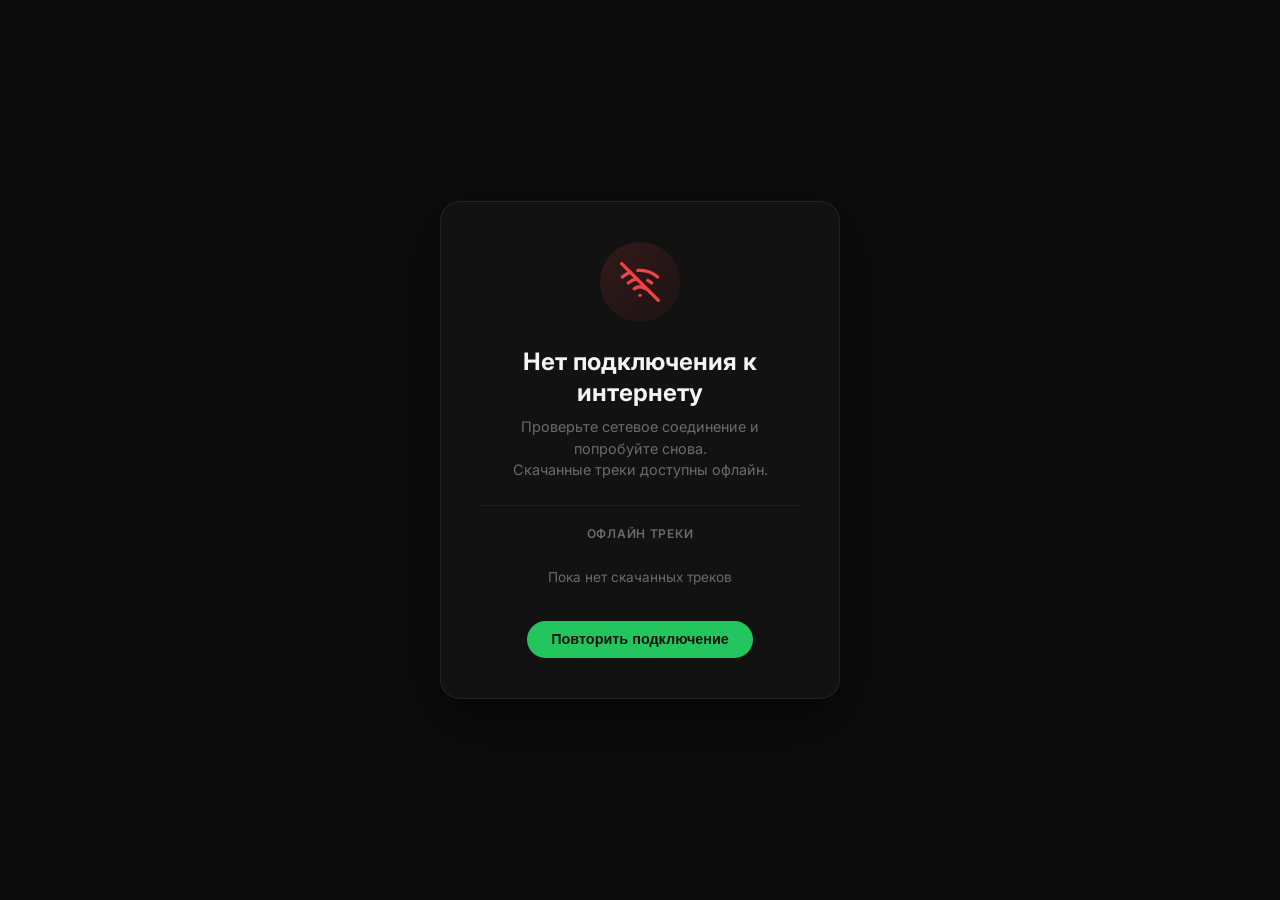
<file: static/not-network.html>
<!DOCTYPE html>
<html lang="ru">
<head>
<meta charset="UTF-8">
<meta name="viewport" content="width=device-width, initial-scale=1.0">
<title>Leaf — Нет подключения</title>
<link href="https://fonts.googleapis.com/css2?family=Inter:wght@300;400;500;600;700&family=Space+Grotesk:wght@400;500;600;700&display=swap" rel="stylesheet">
<style>
*{box-sizing:border-box;margin:0;padding:0}
html,body{height:100%;font-family:'Inter',system-ui,sans-serif;background:#0c0c0c;color:#f5f5f5;overflow:hidden}
body{display:flex;align-items:center;justify-content:center}

.offline-card{
  text-align:center;
  max-width:400px;
  padding:2.5rem;
  background:rgba(22,22,22,0.65);
  backdrop-filter:blur(28px);
  -webkit-backdrop-filter:blur(28px);
  border:1px solid rgba(255,255,255,0.07);
  border-radius:1.25rem;
  box-shadow:0 20px 60px rgba(0,0,0,0.5);
}

.icon-wrap{
  width:5rem;height:5rem;margin:0 auto 1.5rem;
  border-radius:50%;
  background:linear-gradient(135deg,rgba(239,68,68,0.15),rgba(239,68,68,0.05));
  display:flex;align-items:center;justify-content:center;
}
.icon-wrap svg{width:2.5rem;height:2.5rem;color:#ef4444;stroke:currentColor;fill:none;stroke-width:2;stroke-linecap:round;stroke-linejoin:round}

h1{font-family:'Space Grotesk','Inter',sans-serif;font-size:1.5rem;font-weight:700;margin-bottom:.5rem}
p.sub{color:#6b6b6b;font-size:.9rem;margin-bottom:1.5rem;line-height:1.5}

.cached-section{margin-top:1.5rem;border-top:1px solid rgba(255,255,255,0.06);padding-top:1.25rem}
.cached-title{font-size:.75rem;font-weight:600;text-transform:uppercase;letter-spacing:.06em;color:#6b6b6b;margin-bottom:.75rem}
#cached-list{display:flex;flex-direction:column;gap:.25rem}
.empty-cache{color:#6b6b6b;font-size:.85rem;padding:1rem 0}

.cached-track{
  display:flex;align-items:center;gap:.75rem;
  padding:.5rem .65rem;border-radius:.6rem;
  cursor:pointer;transition:all .15s ease;
  text-align:left;width:100%;
  background:none;border:none;color:inherit;font-family:inherit;
}
.cached-track:hover{background:rgba(128,128,128,0.08)}
.cached-track img{width:2.25rem;height:2.25rem;border-radius:.4rem;object-fit:cover;flex-shrink:0;background:#27272a}
.cached-track .meta{flex:1;min-width:0}
.cached-track .meta .title{font-size:.85rem;font-weight:500;overflow:hidden;text-overflow:ellipsis;white-space:nowrap}
.cached-track .meta .artist{font-size:.7rem;color:#6b6b6b;overflow:hidden;text-overflow:ellipsis;white-space:nowrap}

.retry-btn{
  margin-top:1.25rem;padding:.65rem 1.5rem;
  border-radius:999px;border:none;cursor:pointer;
  background:#22c55e;color:#08130b;font-size:.9rem;font-weight:600;
  transition:background .15s;
}
.retry-btn:hover{background:#1ea34f}

.fade-in{animation:fadeIn .5s ease both}
@keyframes fadeIn{from{opacity:0;transform:translateY(12px)}to{opacity:1;transform:translateY(0)}}
</style>
</head>
<body>

<div class="offline-card fade-in">
  <div class="icon-wrap">
    <svg viewBox="0 0 24 24">
      <path d="M1 1l22 22"/>
      <path d="M16.72 11.06A10.94 10.94 0 0 1 19 12.55"/>
      <path d="M5 12.55a10.94 10.94 0 0 1 5.17-2.39"/>
      <path d="M10.71 5.05A16 16 0 0 1 22.56 9"/>
      <path d="M1.42 9a15.91 15.91 0 0 1 4.7-2.88"/>
      <path d="M8.53 16.11a6 6 0 0 1 6.95 0"/>
      <line x1="12" y1="20" x2="12.01" y2="20"/>
    </svg>
  </div>
  <h1>Нет подключения к интернету</h1>
  <p class="sub">Проверьте сетевое соединение и попробуйте снова.<br>Скачанные треки доступны офлайн.</p>

  <div class="cached-section">
    <p class="cached-title">Офлайн треки</p>
    <div id="cached-list">
      <p class="empty-cache">Пока нет скачанных треков</p>
    </div>
  </div>

  <button class="retry-btn" id="retry-btn">Повторить подключение</button>
</div>

<script>
(function(){
  const DEFAULT_COVER = 'data:image/svg+xml,' + encodeURIComponent(
    '<svg xmlns="http://www.w3.org/2000/svg" viewBox="0 0 200 200">' +
    '<rect width="200" height="200" fill="#27272a"/>' +
    '<path d="M120 55v70a22 22 0 1 1-10-18V70l-40 10v58a22 22 0 1 1-10-18V60l60-15z" fill="rgba(255,255,255,0.35)"/>' +
    '</svg>'
  );

  function loadCachedTracks() {
    try {
      const raw = localStorage.getItem('leaf-cached-tracks');
      return raw ? JSON.parse(raw) : [];
    } catch(e) { return []; }
  }

  function renderCached() {
    const list = document.getElementById('cached-list');
    const tracks = loadCachedTracks();
    if (!tracks.length) {
      list.innerHTML = '<p class="empty-cache">Пока нет скачанных треков</p>';
      return;
    }
    list.innerHTML = tracks.map(function(tr) {
      return '<button class="cached-track" data-src="' + (tr.streamSrc || '').replace(/"/g, '&quot;') + '">' +
        '<img src="' + (tr.cover || DEFAULT_COVER) + '" alt="" />' +
        '<div class="meta">' +
          '<div class="title">' + (tr.title || 'Без названия') + '</div>' +
          '<div class="artist">' + (tr.artist || 'Неизвестный') + '</div>' +
        '</div>' +
      '</button>';
    }).join('');

    list.querySelectorAll('.cached-track').forEach(function(btn) {
      btn.addEventListener('click', function() {
        var src = btn.getAttribute('data-src');
        if (src) window.location.href = '/stream?url=' + encodeURIComponent(src);
      });
    });
  }

  renderCached();

  document.getElementById('retry-btn').addEventListener('click', function() {
    window.location.reload();
  });

  // Auto-retry connectivity check
  setInterval(function() {
    fetch('/api/telemetry/status', { method: 'HEAD', cache: 'no-store' })
      .then(function() { window.location.reload(); })
      .catch(function() {});
  }, 5000);
})();
</script>
</body>
</html>
</file>
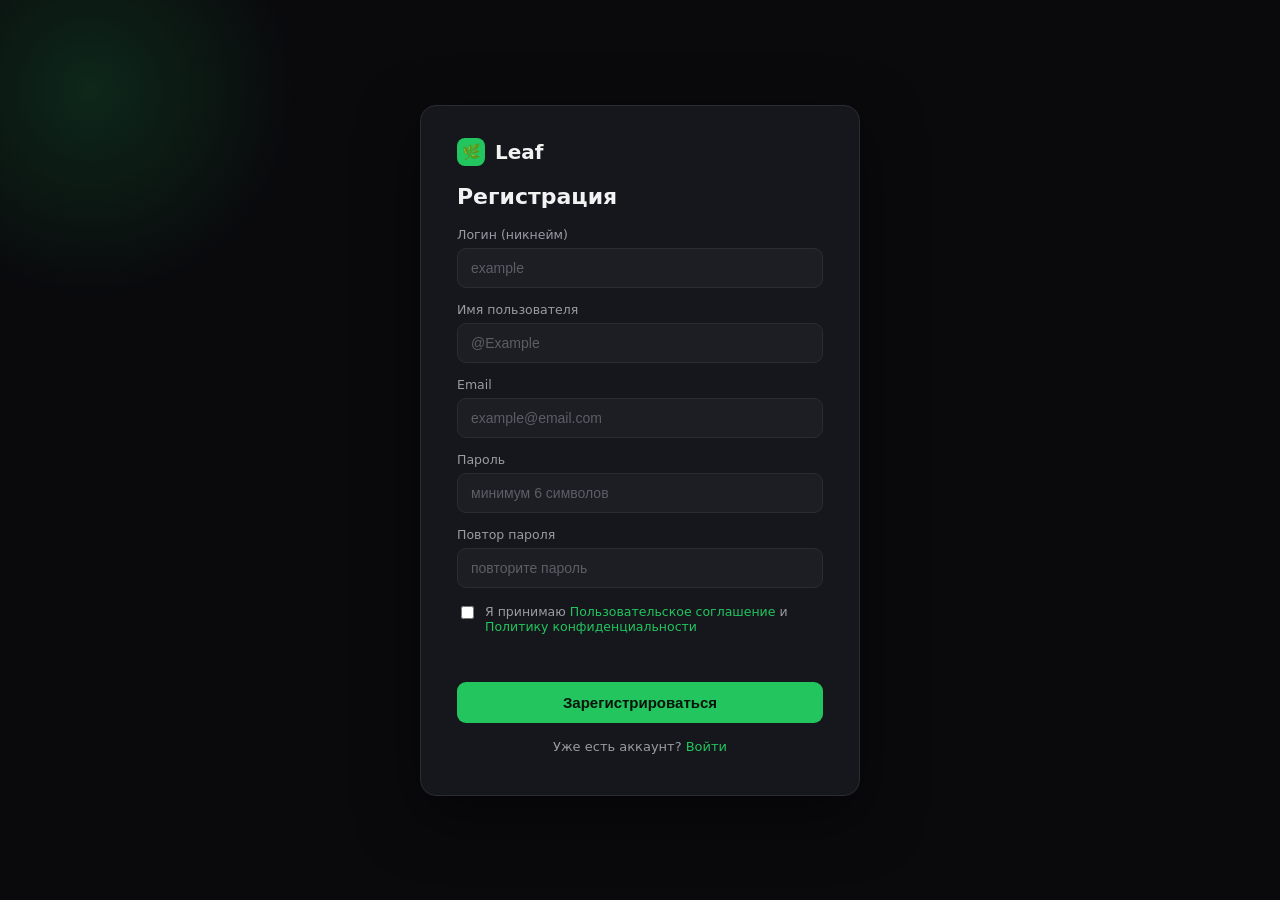
<file: static/reg.html>
<!DOCTYPE html>
<html lang="ru">
<head>
<meta charset="UTF-8">
<title>Leaf</title>
<link rel="icon" type="image/svg+xml" href="icon.svg">
<link rel="stylesheet" href="reg_style.css">
</head>
<body>

<div class="auth-card">
  <div class="brand"><span class="brand-icon">🌿</span> Leaf</div>

  <!-- ===================== РЕГИСТРАЦИЯ ===================== -->
  <section id="screen-register" class="screen active">
    <h1>Регистрация</h1>

    <label>Логин (никнейм)</label>
    <input id="reg-login" placeholder="example" autocomplete="username">

    <label>Имя пользователя</label>
    <input id="reg-username" placeholder="@Example">

    <label>Email</label>
    <input id="reg-gmail" placeholder="example@email.com" autocomplete="email">

    <label>Пароль</label>
    <input id="reg-password" type="password" placeholder="минимум 6 символов" autocomplete="new-password">

    <label>Повтор пароля</label>
    <input id="reg-password-confirm" type="password" placeholder="повторите пароль" autocomplete="new-password">

    <label class="checkbox-row">
      <input type="checkbox" id="reg-agree">
      <span>Я принимаю <a href="#">Пользовательское соглашение</a> и <a href="#">Политику конфиденциальности</a></span>
    </label>

    <div class="error" id="reg-error"></div>

    <button class="btn-primary" id="reg-submit">Зарегистрироваться</button>
    <p class="switch-link">Уже есть аккаунт? <a href="#" data-switch="login">Войти</a></p>
  </section>

  <!-- ===================== ВХОД ===================== -->
  <section id="screen-login" class="screen">
    <h1>Вход</h1>

    <label>Логин</label>
    <input id="login-login" placeholder="example" autocomplete="username">

    <label>Email</label>
    <input id="login-gmail" placeholder="example@email.com" autocomplete="email">

    <label>Пароль</label>
    <input id="login-password" type="password" placeholder="Пароль" autocomplete="current-password">

    <div class="error" id="login-error"></div>

    <button class="btn-primary" id="login-submit">Войти</button>
    <p class="switch-link">Нет аккаунта? <a href="#" data-switch="register">Зарегистрироваться</a></p>
  </section>

  <!-- ===================== ПОДТВЕРЖДЕНИЕ КОДА ===================== -->
  <section id="screen-verify" class="screen">
    <h1 id="verify-title">Подтверждение gmail</h1>
    <p class="verify-hint">Мы отправили код на <strong id="verify-gmail">—</strong></p>

    <label>Код из письма</label>
    <div class="otp-row" id="otp-row">
      <input maxlength="1" inputmode="numeric" class="otp-box">
      <input maxlength="1" inputmode="numeric" class="otp-box">
      <input maxlength="1" inputmode="numeric" class="otp-box">
      <input maxlength="1" inputmode="numeric" class="otp-box">
      <input maxlength="1" inputmode="numeric" class="otp-box">
      <input maxlength="1" inputmode="numeric" class="otp-box">
    </div>

    <div class="error" id="verify-error"></div>

    <button class="btn-primary" id="verify-submit">Подтвердить</button>
    <p class="switch-link"><a href="#" id="verify-resend">Отправить код ещё раз</a></p>
    <p class="switch-link"><a href="#" id="verify-back">Назад к регистрации</a></p>
  </section>

  <div class="loading-overlay" id="loading" hidden>
    <div class="spinner"></div>
  </div>
</div>

<script src="qrc:///qtwebchannel/qwebchannel.js"></script>
<script src="app.js"></script>
</body>
</html>
</file>
<file: static/reg_style.css>
:root {
  --bg: #0a0a0d;
  --card-bg: #16171c;
  --input-bg: #1c1e24;
  --border: #2a2c33;
  --text: #f2f2f3;
  --text-dim: #9a9ba3;
  --accent: #22c55e;
  --accent-hover: #1ea34f;
  --error: #e5484d;
}

* { box-sizing: border-box; }

html, body {
  margin: 0;
  height: 100%;
  background: var(--bg);
  color: var(--text);
  font-family: "Segoe UI", "Inter", system-ui, sans-serif;
  overflow: hidden;
}

/* лёгкое зелёное свечение в углу — как на скрине, чуть заметнее */
body::before {
  content: "";
  position: fixed;
  top: -120px;
  left: -120px;
  width: 420px;
  height: 420px;
  background: radial-gradient(circle, rgba(34, 197, 94, 0.16) 0%, transparent 70%);
  pointer-events: none;
}

body {
  display: flex;
  align-items: center;
  justify-content: center;
}

.auth-card {
  position: relative;
  width: 440px;
  max-width: 92vw;
  background: var(--card-bg);
  border: 1px solid var(--border);
  border-radius: 16px;
  padding: 32px 36px 28px;
  box-shadow: 0 20px 60px rgba(0, 0, 0, 0.5);
}

.brand {
  display: flex;
  align-items: center;
  gap: 10px;
  font-size: 20px;
  font-weight: 700;
  margin-bottom: 18px;
}

.brand-icon {
  display: inline-flex;
  align-items: center;
  justify-content: center;
  width: 28px;
  height: 28px;
  border-radius: 8px;
  background: var(--accent);
  font-size: 15px;
  animation: pulse 3s ease-in-out infinite;
}

@keyframes pulse {
  0%, 100% { box-shadow: 0 0 0 0 rgba(34, 197, 94, 0.5); }
  50% { box-shadow: 0 0 0 6px rgba(34, 197, 94, 0); }
}

h1 {
  font-size: 22px;
  margin: 0 0 18px;
}

.screen { display: none; }
.screen.active { display: block; }

label {
  display: block;
  font-size: 12.5px;
  color: var(--text-dim);
  margin: 14px 0 6px;
}

input[type="text"],
input[type="password"],
input:not([type]) {
  width: 100%;
  padding: 11px 13px;
  background: var(--input-bg);
  border: 1px solid var(--border);
  border-radius: 9px;
  color: var(--text);
  font-size: 14px;
  outline: none;
  transition: border-color 0.15s, box-shadow 0.15s;
}

input::placeholder { color: #5c5e66; }

input:focus {
  border-color: var(--accent);
  box-shadow: 0 0 0 3px rgba(34, 197, 94, 0.18);
}

.checkbox-row {
  display: flex;
  align-items: flex-start;
  gap: 8px;
  font-size: 12.5px;
  color: var(--text-dim);
  margin-top: 16px;
  cursor: pointer;
}

.checkbox-row input {
  width: auto;
  margin-top: 2px;
  accent-color: var(--accent);
}

.checkbox-row a {
  color: var(--accent);
  text-decoration: none;
}
.checkbox-row a:hover { text-decoration: underline; }

.btn-primary {
  width: 100%;
  margin-top: 20px;
  padding: 12px;
  border: none;
  border-radius: 9px;
  background: var(--accent);
  color: #08130b;
  font-size: 15px;
  font-weight: 700;
  cursor: pointer;
  transition: background 0.15s, transform 0.05s;
}

.btn-primary:hover { background: var(--accent-hover); }
.btn-primary:active { transform: scale(0.99); }
.btn-primary:disabled { opacity: 0.55; cursor: default; }

.switch-link {
  text-align: center;
  font-size: 13px;
  color: var(--text-dim);
  margin-top: 16px;
}
.switch-link a {
  color: var(--accent);
  text-decoration: none;
  cursor: pointer;
}
.switch-link a:hover { text-decoration: underline; }

.error {
  min-height: 18px;
  color: var(--error);
  font-size: 12.5px;
  margin-top: 10px;
}
.error.success { color: var(--accent); }

.verify-hint {
  color: var(--text-dim);
  font-size: 13.5px;
  margin: -6px 0 4px;
}

/* OTP: 6 отдельных полей вместо одного текстового — авто-переход между ними в app.js */
.otp-row {
  display: flex;
  gap: 8px;
  justify-content: space-between;
}

.otp-box {
  width: 46px !important;
  height: 54px;
  text-align: center;
  font-size: 22px;
  font-weight: 700;
  letter-spacing: 0;
  padding: 0 !important;
}

.loading-overlay {
  position: absolute;
  inset: 0;
  background: rgba(10, 10, 13, 0.6);
  border-radius: 16px;
  display: flex;
  align-items: center;
  justify-content: center;
}

.spinner {
  width: 34px;
  height: 34px;
  border: 3px solid rgba(34, 197, 94, 0.25);
  border-top-color: var(--accent);
  border-radius: 50%;
  animation: spin 0.8s linear infinite;
}

@keyframes spin { to { transform: rotate(360deg); } }
.loading-overlay[hidden] { display: none; }
</file>
